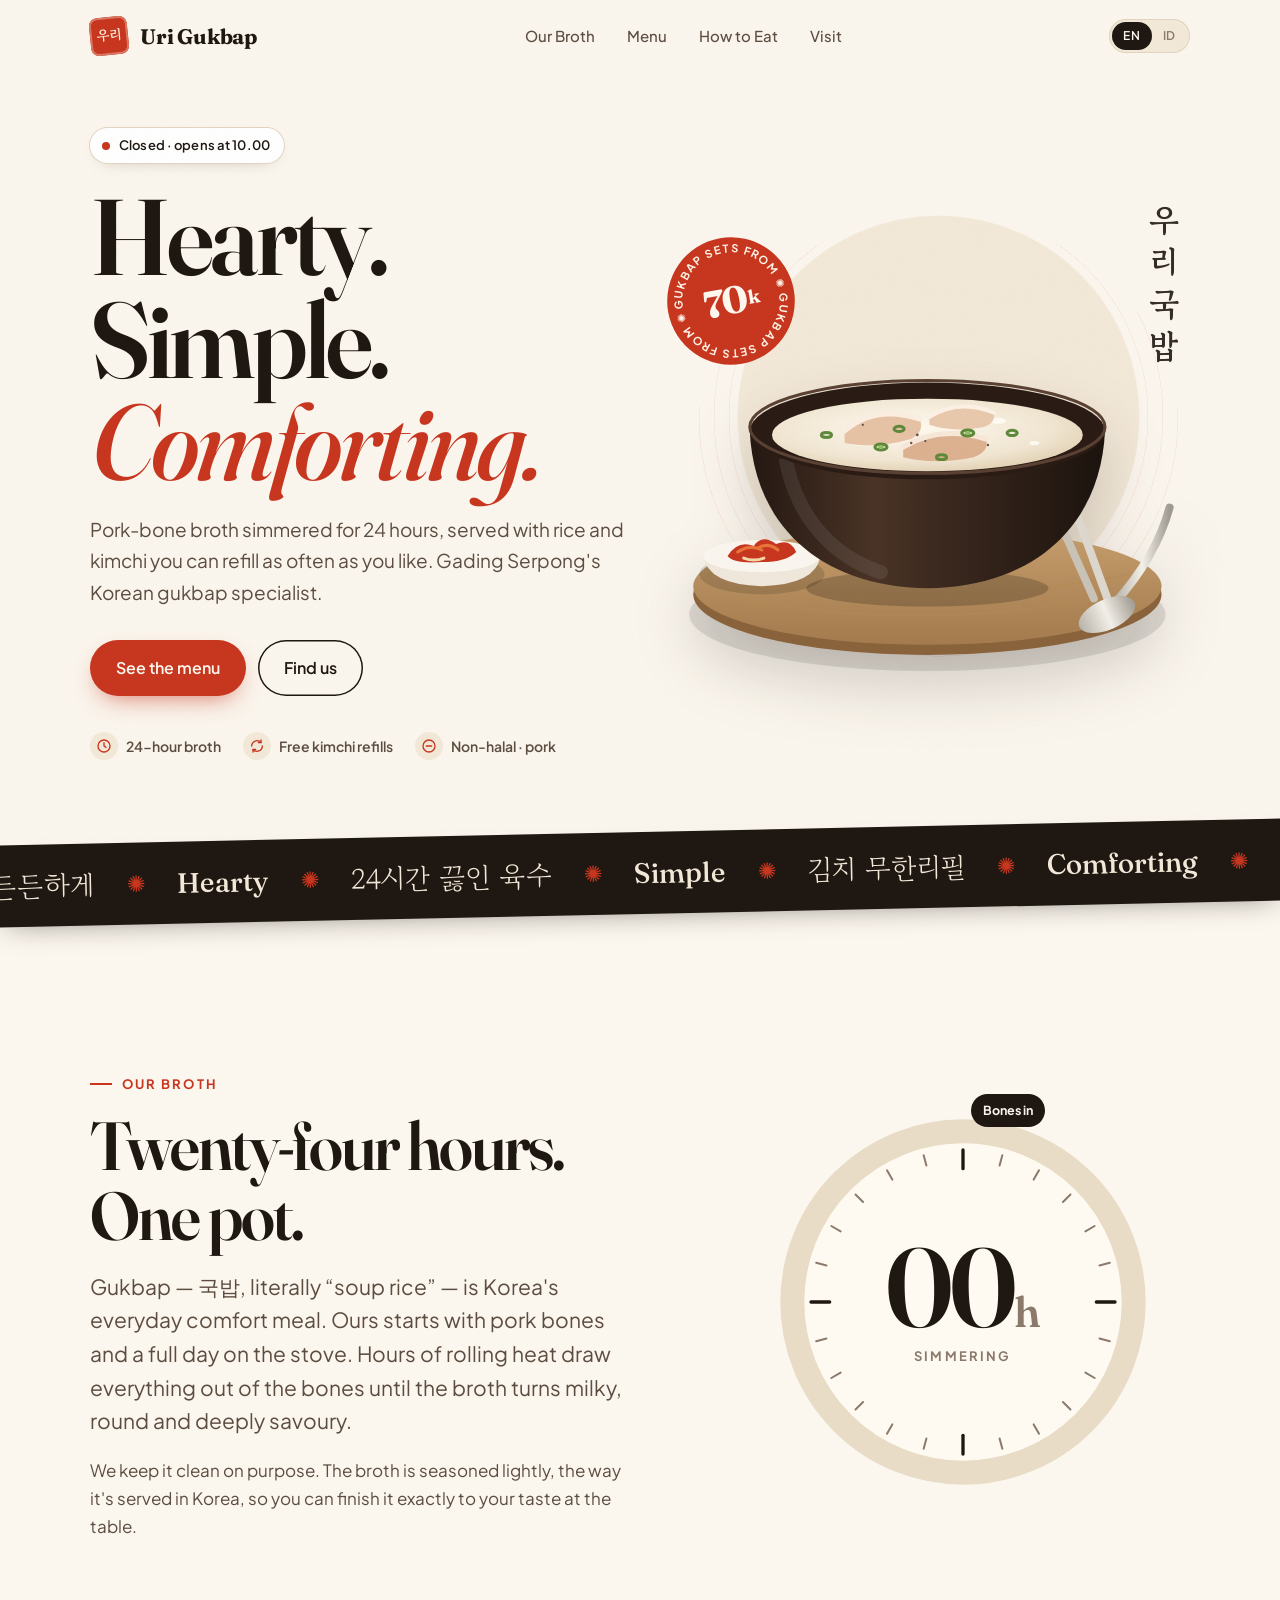
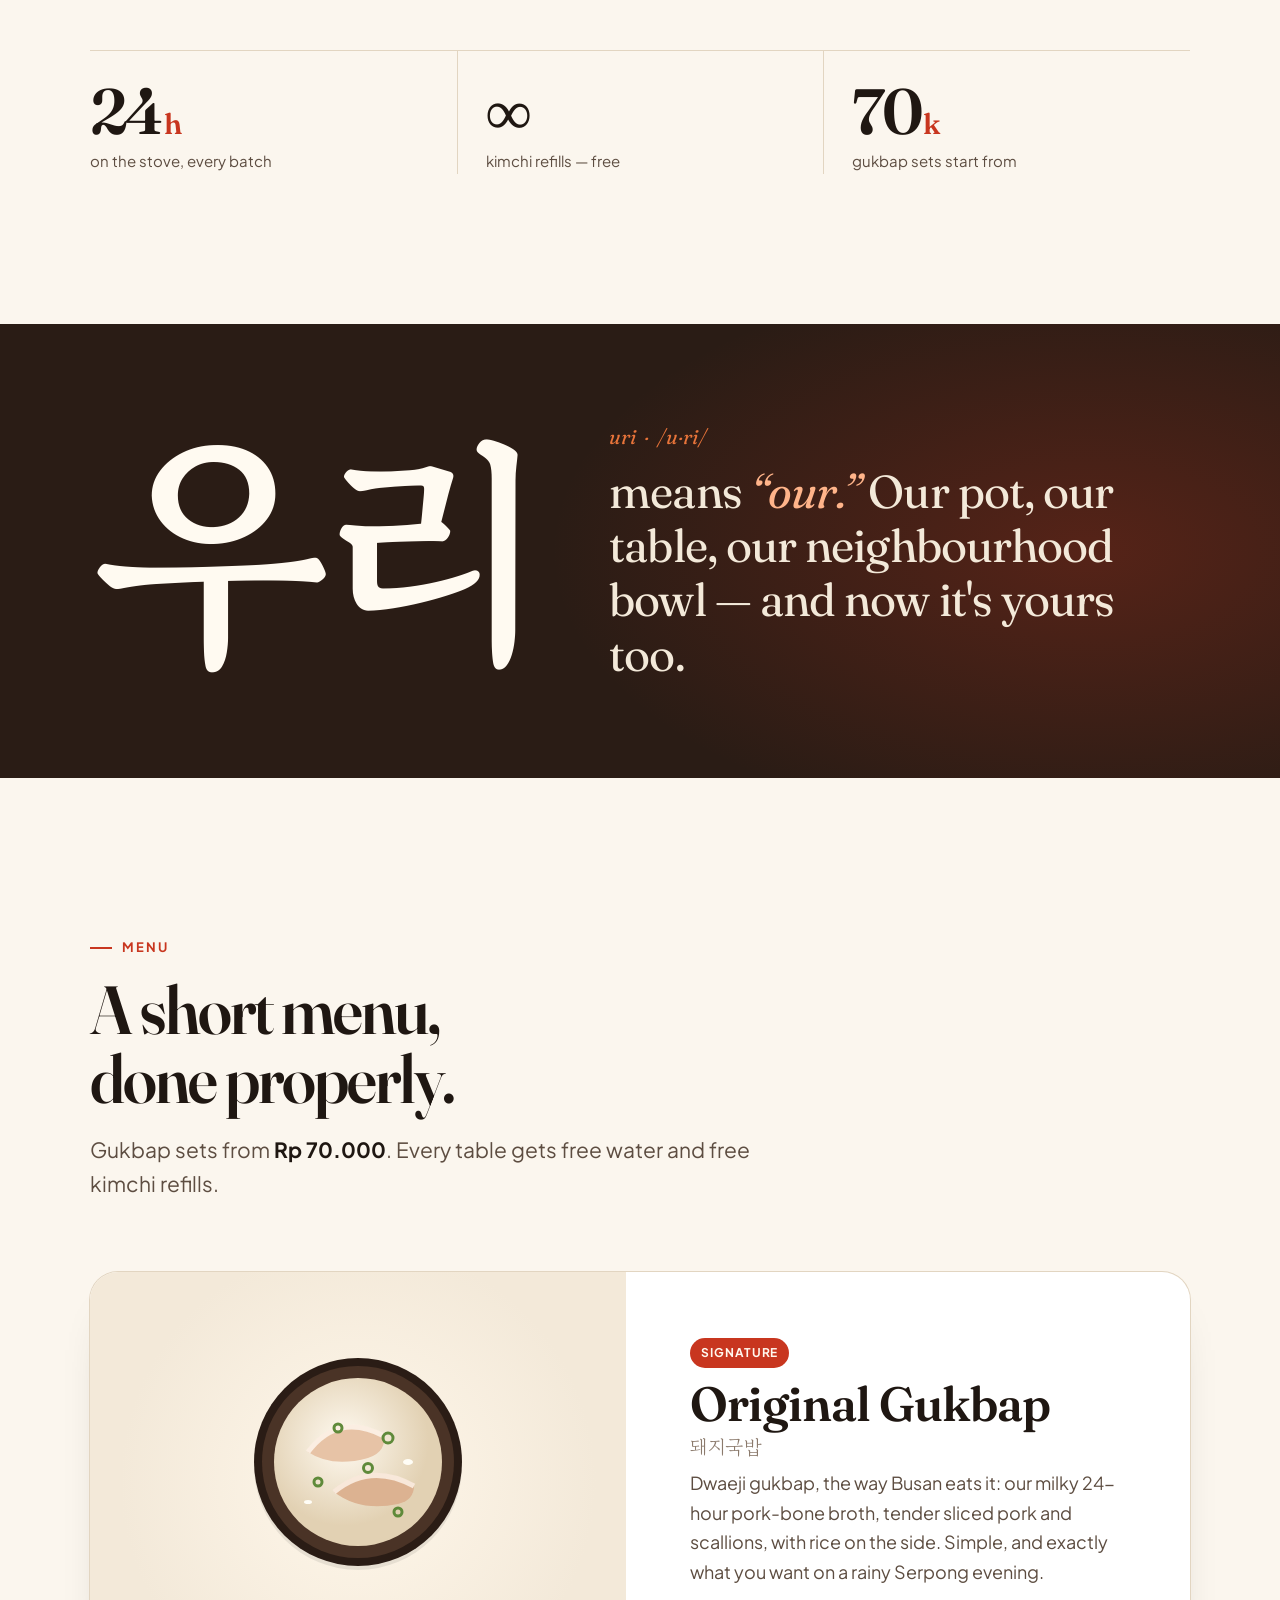
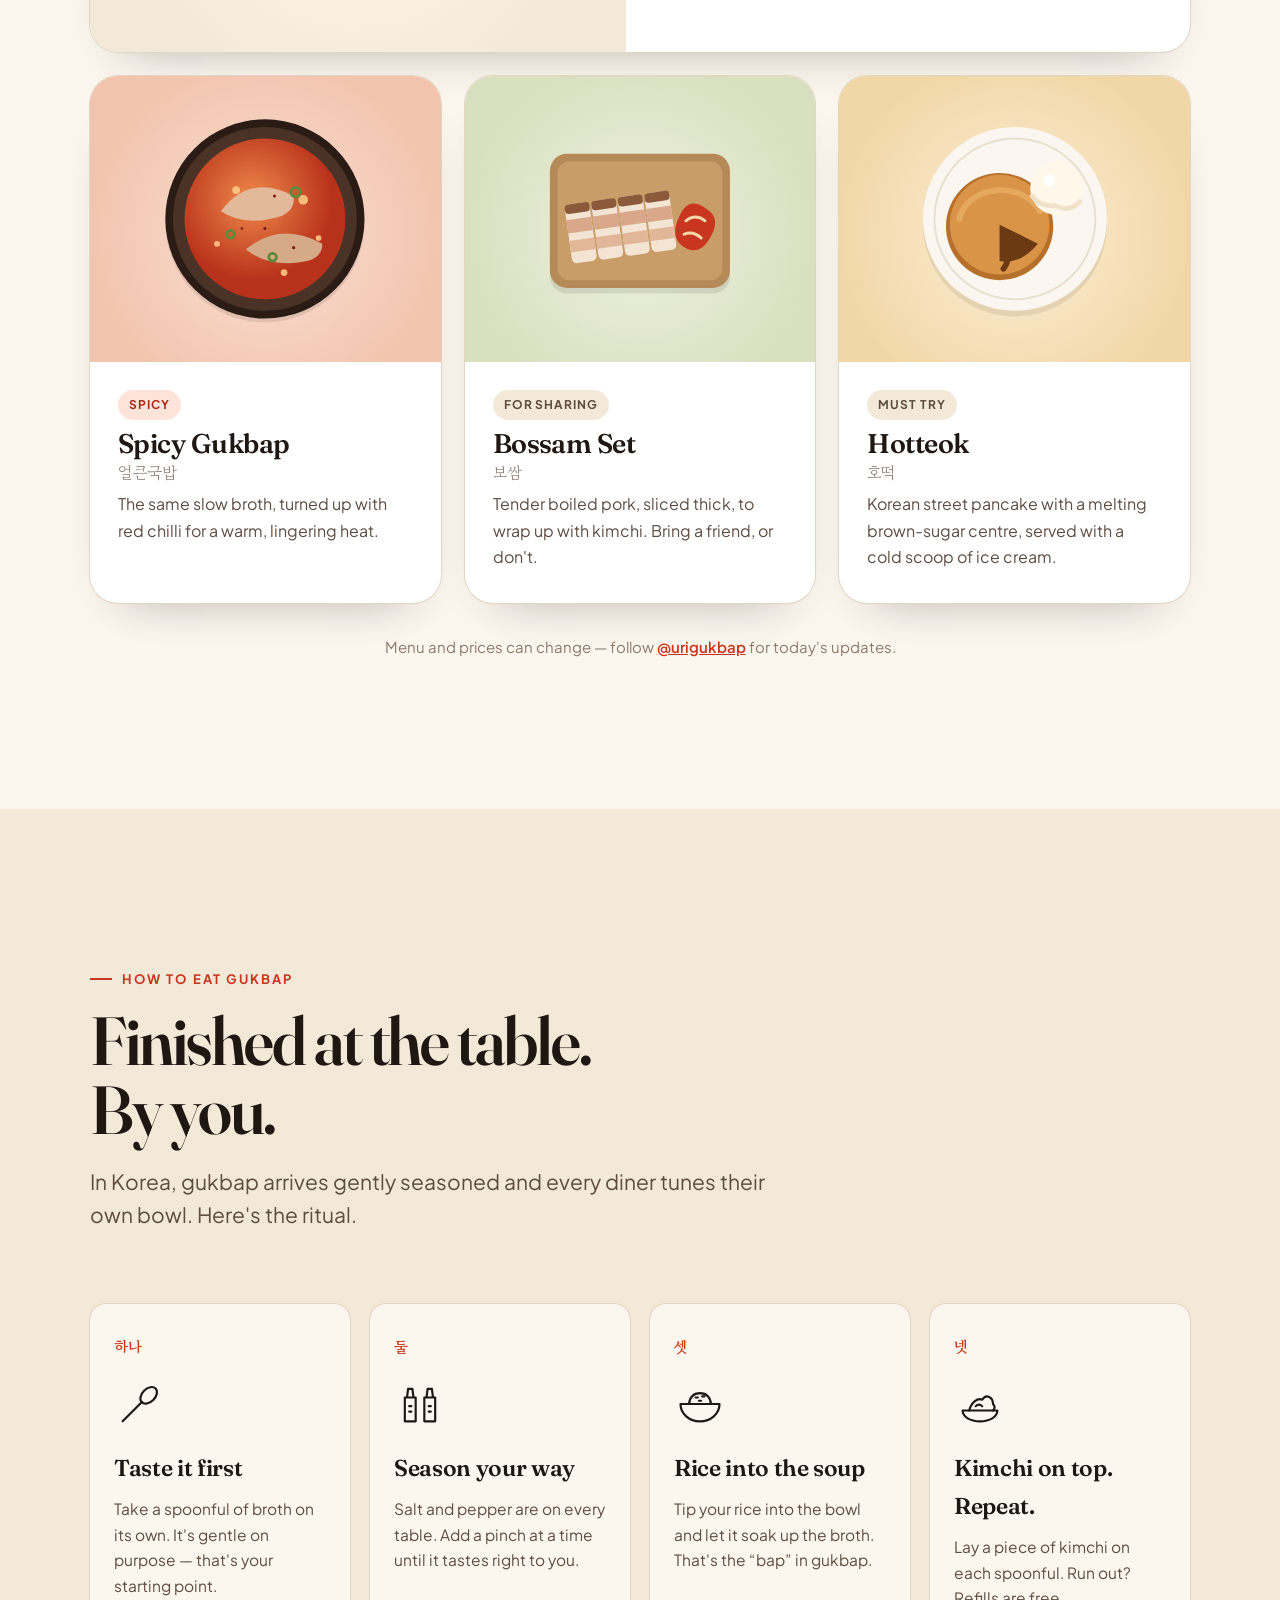
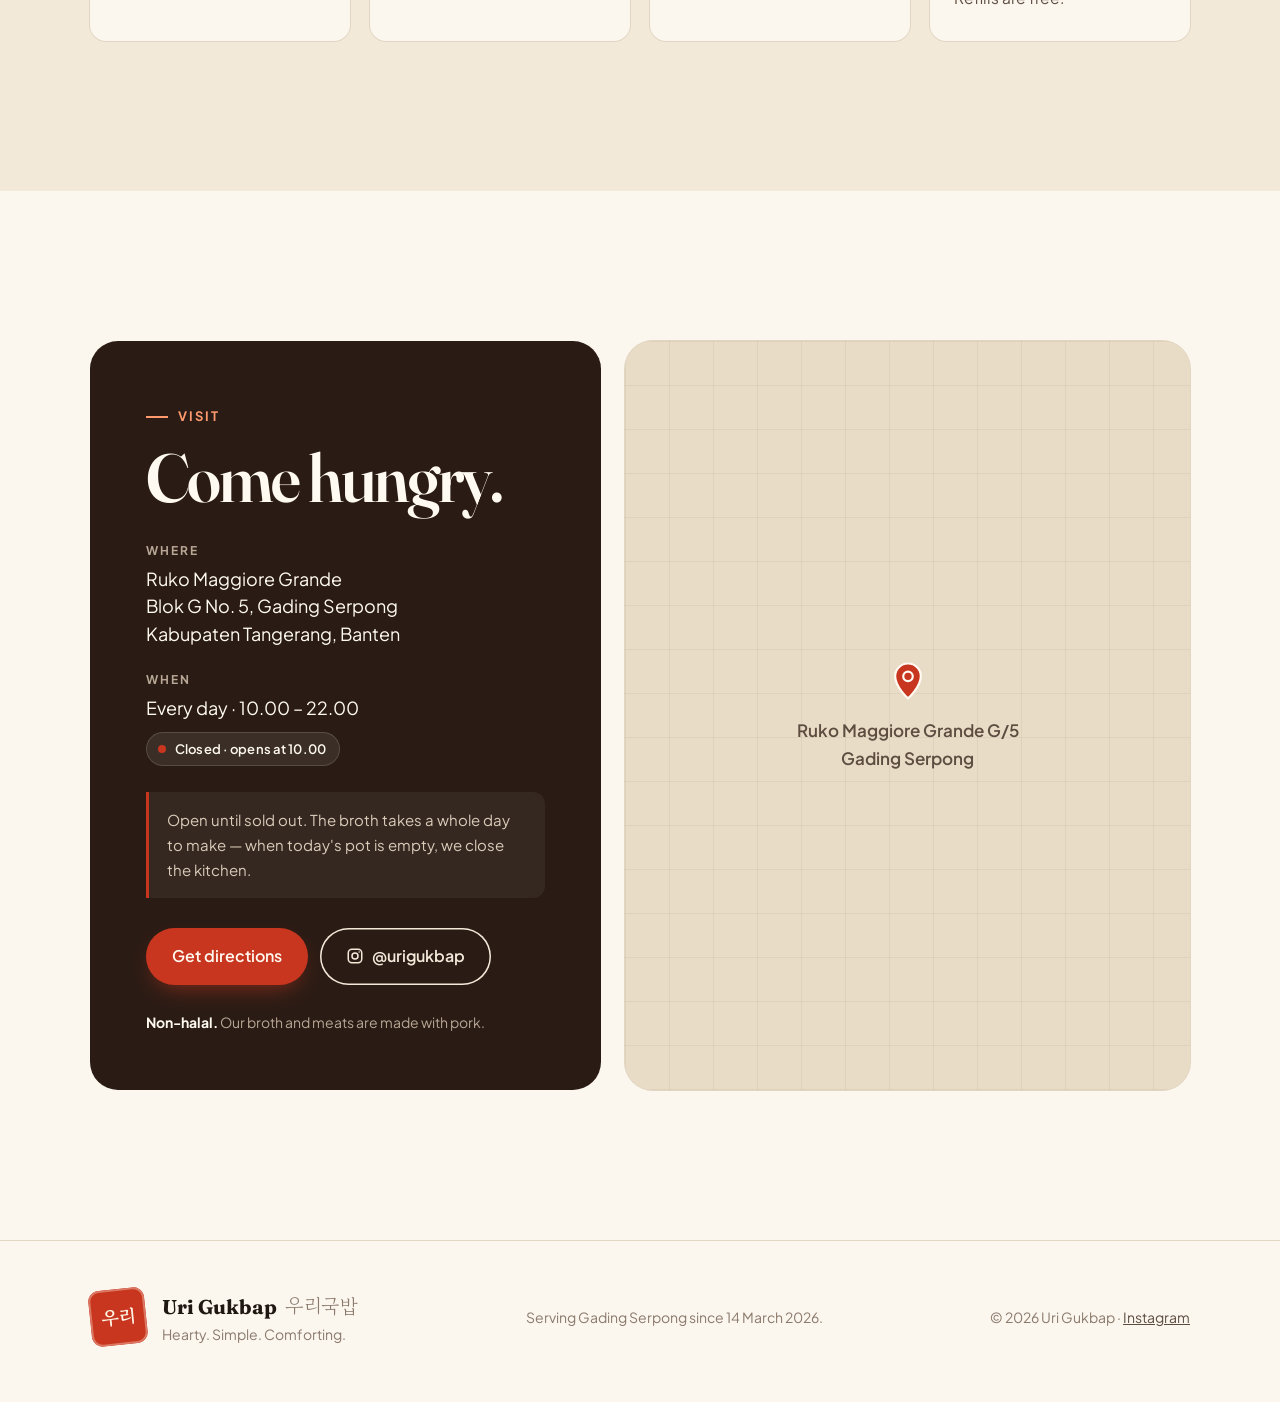
<file: uri-gukbap/index.html>
<!DOCTYPE html>
<html lang="en" class="no-js">
<head>
  <meta charset="UTF-8">
  <meta name="viewport" content="width=device-width, initial-scale=1.0">
  <title>Uri Gukbap 우리국밥 — Korean Gukbap, Gading Serpong</title>
  <meta name="description" content="Uri Gukbap — Gading Serpong's Korean gukbap specialist. Pork-bone broth simmered for 24 hours, free kimchi refills. Ruko Maggiore Grande Blok G No. 5. Open daily 10.00–22.00.">
  <meta name="theme-color" content="#1f1712">

  <meta property="og:type" content="restaurant.restaurant">
  <meta property="og:title" content="Uri Gukbap 우리국밥 — Hearty. Simple. Comforting.">
  <meta property="og:description" content="Pork-bone broth simmered for 24 hours. Korean gukbap in Gading Serpong, Tangerang.">
  <meta property="og:image" content="https://lostdna123.github.io/edo/og-image.png">
  <meta property="og:url" content="https://lostdna123.github.io/edo/">
  <link rel="canonical" href="https://lostdna123.github.io/edo/">
  <meta name="twitter:card" content="summary_large_image">

  <link rel="icon" href="favicon.svg" type="image/svg+xml">
  <link rel="preconnect" href="https://fonts.googleapis.com">
  <link rel="preconnect" href="https://fonts.gstatic.com" crossorigin>
  <link rel="stylesheet" href="https://fonts.googleapis.com/css2?family=Fraunces:ital,opsz,wght@0,9..144,400;0,9..144,600;0,9..144,700;1,9..144,500&family=Gowun+Batang:wght@400;700&family=Plus+Jakarta+Sans:wght@400;500;600;700&display=swap">
  <link rel="stylesheet" href="styles.css">

  <script type="application/ld+json">
  {
    "@context": "https://schema.org",
    "@type": "Restaurant",
    "name": "Uri Gukbap",
    "alternateName": "우리국밥",
    "slogan": "Hearty. Simple. Comforting.",
    "servesCuisine": ["Korean", "Gukbap"],
    "priceRange": "Rp 70.000+",
    "address": {
      "@type": "PostalAddress",
      "streetAddress": "Ruko Maggiore Grande Blok G No. 5",
      "addressLocality": "Gading Serpong, Kabupaten Tangerang",
      "addressRegion": "Banten",
      "addressCountry": "ID"
    },
    "openingHoursSpecification": [{
      "@type": "OpeningHoursSpecification",
      "dayOfWeek": ["Monday", "Tuesday", "Wednesday", "Thursday", "Friday", "Saturday", "Sunday"],
      "opens": "10:00",
      "closes": "22:00"
    }],
    "sameAs": ["https://www.instagram.com/urigukbap/"]
  }
  </script>
</head>
<body>

  <a class="skip" href="#main" data-i18n="skip">Skip to content</a>

  <!-- Nav -->
  <header class="nav" id="nav">
    <div class="container nav__inner">
      <a href="#top" class="brand" aria-label="Uri Gukbap home">
        <span class="stamp" aria-hidden="true">우리</span>
        <span class="brand__name">Uri Gukbap</span>
      </a>
      <nav class="nav__links" id="navLinks" aria-label="Main">
        <a href="#broth" data-i18n="nav.broth">Our Broth</a>
        <a href="#menu" data-i18n="nav.menu">Menu</a>
        <a href="#how" data-i18n="nav.how">How to Eat</a>
        <a href="#visit" data-i18n="nav.visit">Visit</a>
      </nav>
      <div class="nav__tools">
        <div class="lang" role="group" aria-label="Language">
          <button type="button" data-lang="en" aria-pressed="true">EN</button>
          <button type="button" data-lang="id" aria-pressed="false">ID</button>
        </div>
        <button class="nav__toggle" id="navToggle" aria-label="Menu" aria-expanded="false" aria-controls="navLinks">
          <span></span><span></span>
        </button>
      </div>
    </div>
  </header>

  <main id="main">

    <!-- Hero -->
    <section class="hero" id="top">
      <div class="container hero__grid">
        <div class="hero__copy">
          <p class="eyebrow reveal"><span class="status" data-status>
            <span class="status__dot"></span><span class="status__text" data-status-text>Open daily 10.00–22.00</span>
          </span></p>
          <h1 class="hero__title reveal">Hearty.<br>Simple.<br><em>Comforting.</em></h1>
          <p class="hero__sub reveal" data-i18n="hero.sub">Pork-bone broth simmered for 24 hours, served with rice and kimchi you can refill as often as you like. Gading Serpong's Korean gukbap specialist.</p>
          <div class="hero__cta reveal">
            <a href="#menu" class="btn btn--primary" data-i18n="hero.ctaMenu">See the menu</a>
            <a href="#visit" class="btn btn--ghost" data-i18n="hero.ctaVisit">Find us</a>
          </div>
          <ul class="badges reveal" aria-label="Highlights">
            <li><span class="badge__icon" aria-hidden="true">
              <svg viewBox="0 0 24 24"><circle cx="12" cy="12" r="9"/><path d="M12 7v5l3 2"/></svg>
            </span><span data-i18n="badge.broth">24-hour broth</span></li>
            <li><span class="badge__icon" aria-hidden="true">
              <svg viewBox="0 0 24 24"><path d="M4 12a8 8 0 0114-5.3M20 12a8 8 0 01-14 5.3"/><path d="M18 3v4h-4M6 21v-4h4"/></svg>
            </span><span data-i18n="badge.refill">Free kimchi refills</span></li>
            <li><span class="badge__icon" aria-hidden="true">
              <svg viewBox="0 0 24 24"><circle cx="12" cy="12" r="9"/><path d="M8 12h8"/></svg>
            </span><span data-i18n="badge.halal">Non-halal · pork</span></li>
          </ul>
        </div>

        <div class="hero__art reveal" aria-hidden="true">
          <div class="hero__disc"></div>
          <p class="hero__vertical">우리국밥</p>

          <!-- Rotating price sticker -->
          <div class="sticker">
            <svg viewBox="0 0 120 120">
              <defs><path id="stickerPath" d="M60 60 m-44 0 a44 44 0 1 1 88 0 a44 44 0 1 1 -88 0"/></defs>
              <circle cx="60" cy="60" r="58" class="sticker__bg"/>
              <text class="sticker__ring"><textPath href="#stickerPath" textLength="274" lengthAdjust="spacing" data-i18n="sticker.ring">GUKBAP SETS FROM ✺ GUKBAP SETS FROM ✺</textPath></text>
            </svg>
            <span class="sticker__price">70<small>k</small></span>
          </div>

          <!-- Bowl of dwaeji gukbap -->
          <svg class="bowl" viewBox="0 0 520 460">
            <defs>
              <radialGradient id="brothGrad" cx="45%" cy="40%" r="70%">
                <stop offset="0" stop-color="#fffaf1"/>
                <stop offset=".65" stop-color="#f1e6d2"/>
                <stop offset="1" stop-color="#dcc9a8"/>
              </radialGradient>
              <linearGradient id="potGrad" x1="0" x2="1">
                <stop offset="0" stop-color="#241812"/>
                <stop offset=".35" stop-color="#4a3326"/>
                <stop offset=".55" stop-color="#3a281e"/>
                <stop offset="1" stop-color="#1c130e"/>
              </linearGradient>
              <linearGradient id="trayGrad" x1="0" x2="0" y1="0" y2="1">
                <stop offset="0" stop-color="#c79f6e"/>
                <stop offset="1" stop-color="#a47b4d"/>
              </linearGradient>
              <linearGradient id="spoonGrad" x1="0" x2="1">
                <stop offset="0" stop-color="#b9b4ab"/>
                <stop offset=".5" stop-color="#f3f0ea"/>
                <stop offset="1" stop-color="#a09a90"/>
              </linearGradient>
            </defs>

            <!-- tray -->
            <ellipse cx="260" cy="392" rx="236" ry="56" fill="#0000001a"/>
            <ellipse cx="260" cy="372" rx="232" ry="60" fill="#8a633b"/>
            <ellipse cx="260" cy="364" rx="232" ry="58" fill="url(#trayGrad)"/>
            <path d="M60 356 Q260 392 460 352" stroke="#b58a58" stroke-width="2" fill="none" opacity=".6"/>
            <path d="M80 378 Q260 410 440 374" stroke="#b58a58" stroke-width="2" fill="none" opacity=".45"/>

            <!-- kimchi dish -->
            <g class="kimchi">
              <ellipse cx="96" cy="352" rx="62" ry="20" fill="#00000022"/>
              <path d="M38 334 Q42 362 96 364 Q150 362 154 334 Z" fill="#efe8dc"/>
              <ellipse cx="96" cy="334" rx="58" ry="16" fill="#faf6ef"/>
              <path d="M62 334 q10 -16 26 -10 q8 -12 22 -2 q14 -6 20 8 q-10 10 -34 10 q-28 2 -34 -6z" fill="#c8361f"/>
              <path d="M72 330 q12 -8 24 -2 M92 326 q10 -6 20 2" stroke="#e8743a" stroke-width="3" fill="none" stroke-linecap="round"/>
              <path d="M78 336 q10 4 20 0" stroke="#f3d7a8" stroke-width="3" fill="none" stroke-linecap="round"/>
            </g>

            <!-- spoon + chopsticks -->
            <g class="cutlery">
              <rect x="392" y="236" width="8" height="150" rx="4" transform="rotate(-24 396 311)" fill="#c9c3b8"/>
              <rect x="410" y="232" width="8" height="154" rx="4" transform="rotate(-20 414 309)" fill="#ddd8cf"/>
              <path d="M446 380 Q486 336 500 286" stroke="url(#spoonGrad)" stroke-width="8" stroke-linecap="round" fill="none"/>
              <ellipse cx="438" cy="392" rx="30" ry="15" transform="rotate(-24 438 392)" fill="url(#spoonGrad)"/>
            </g>

            <!-- ttukbaegi pot -->
            <ellipse cx="260" cy="366" rx="120" ry="18" fill="#00000033"/>
            <path d="M84 210 C88 300 150 364 260 366 C370 364 432 300 436 210 Z" fill="url(#potGrad)"/>
            <path d="M120 240 C132 300 170 336 214 350" stroke="#ffffff" stroke-opacity=".08" stroke-width="14" fill="none" stroke-linecap="round"/>
            <ellipse cx="260" cy="210" rx="176" ry="48" fill="#2a1c15"/>
            <ellipse cx="260" cy="206" rx="176" ry="46" fill="none" stroke="#5a4133" stroke-width="3"/>

            <!-- broth -->
            <ellipse cx="260" cy="214" rx="154" ry="36" fill="url(#brothGrad)"/>
            <g fill="#fffdf6" opacity=".9">
              <ellipse cx="190" cy="222" rx="6" ry="2.4"/>
              <ellipse cx="330" cy="200" rx="8" ry="3"/>
              <ellipse cx="300" cy="232" rx="4" ry="1.8"/>
              <ellipse cx="214" cy="200" rx="4" ry="1.6"/>
              <ellipse cx="366" cy="222" rx="5" ry="2"/>
            </g>

            <!-- pork slices -->
            <g class="pork">
              <path d="M178 210 q30 -26 74 -12 q6 12 -8 20 q-36 10 -66 4 z" fill="#e7c3a6"/>
              <path d="M178 210 q30 -26 74 -12" stroke="#fbeee2" stroke-width="5" fill="none" stroke-linecap="round"/>
              <path d="M236 226 q36 -22 82 -8 q4 12 -12 18 q-38 8 -70 0 z" fill="#dcb291"/>
              <path d="M236 226 q36 -22 82 -8" stroke="#f8e8da" stroke-width="5" fill="none" stroke-linecap="round"/>
              <path d="M262 196 q30 -18 64 -4 q2 10 -10 14 q-30 6 -54 -2 z" fill="#e9c9ad"/>
              <path d="M262 196 q30 -18 64 -4" stroke="#fcf1e6" stroke-width="4" fill="none" stroke-linecap="round"/>
            </g>

            <!-- scallions + pepper -->
            <g class="scallion" fill="none" stroke="#5f8a3a" stroke-width="3">
              <ellipse cx="214" cy="226" rx="6" ry="3"/>
              <ellipse cx="232" cy="208" rx="5" ry="2.6"/>
              <ellipse cx="300" cy="212" rx="6" ry="3"/>
              <ellipse cx="344" cy="212" rx="5" ry="2.6"/>
              <ellipse cx="274" cy="236" rx="5" ry="2.4"/>
              <ellipse cx="160" cy="214" rx="5" ry="2.4"/>
            </g>
            <g fill="#8fbf5a">
              <ellipse cx="214" cy="226" rx="3" ry="1.2"/>
              <ellipse cx="300" cy="212" rx="3" ry="1.2"/>
            </g>
            <g fill="#2a1c15" opacity=".7">
              <circle cx="250" cy="214" r="1.4"/><circle cx="258" cy="220" r="1.1"/>
              <circle cx="244" cy="222" r="1.2"/><circle cx="320" cy="224" r="1.2"/>
              <circle cx="196" cy="204" r="1.1"/>
            </g>

            <!-- steam -->
            <g class="steam" fill="none" stroke="#ffffff" stroke-linecap="round" stroke-width="7">
              <path class="steam__a" d="M200 170 c-20 -30 20 -50 0 -80 s20 -50 0 -80"/>
              <path class="steam__b" d="M262 160 c-20 -30 20 -50 0 -80 s20 -50 0 -80"/>
              <path class="steam__c" d="M324 170 c-20 -30 20 -50 0 -80 s20 -50 0 -80"/>
            </g>
          </svg>
        </div>
      </div>
    </section>

    <!-- Marquee -->
    <div class="marquee" aria-hidden="true">
      <div class="marquee__track">
        <span>든든하게</span><i>✺</i><span>Hearty</span><i>✺</i><span>24시간 끓인 육수</span><i>✺</i><span>Simple</span><i>✺</i><span>김치 무한리필</span><i>✺</i><span>Comforting</span><i>✺</i><span>Gading Serpong</span><i>✺</i>
        <span>든든하게</span><i>✺</i><span>Hearty</span><i>✺</i><span>24시간 끓인 육수</span><i>✺</i><span>Simple</span><i>✺</i><span>김치 무한리필</span><i>✺</i><span>Comforting</span><i>✺</i><span>Gading Serpong</span><i>✺</i>
      </div>
    </div>

    <!-- Broth -->
    <section class="section broth" id="broth">
      <div class="container broth__grid">
        <div class="broth__copy">
          <p class="kicker reveal" data-i18n="broth.kicker">Our broth</p>
          <h2 class="title reveal" data-i18n="broth.title">Twenty-four hours.<br>One pot.</h2>
          <p class="lead reveal" data-i18n="broth.p1">Gukbap — 국밥, literally “soup rice” — is Korea's everyday comfort meal. Ours starts with pork bones and a full day on the stove. Hours of rolling heat draw everything out of the bones until the broth turns milky, round and deeply savoury.</p>
          <p class="reveal" data-i18n="broth.p2">We keep it clean on purpose. The broth is seasoned lightly, the way it's served in Korea, so you can finish it exactly to your taste at the table.</p>
        </div>

        <div class="clock reveal" id="clock" aria-hidden="true">
          <svg viewBox="0 0 300 300">
            <circle cx="150" cy="150" r="128" class="clock__track"/>
            <circle cx="150" cy="150" r="128" class="clock__fill" id="clockFill" transform="rotate(-90 150 150)"/>
            <g class="clock__ticks" id="clockTicks"></g>
          </svg>
          <div class="clock__center">
            <span class="clock__num"><span id="clockNum">24</span><small>h</small></span>
            <span class="clock__label" data-i18n="broth.clock">simmering</span>
          </div>
          <span class="clock__tag clock__tag--start" data-i18n="broth.start">Bones in</span>
          <span class="clock__tag clock__tag--end" data-i18n="broth.end">Into your bowl</span>
        </div>
      </div>

      <div class="container">
        <ul class="facts">
          <li class="reveal"><strong>24<small>h</small></strong><span data-i18n="fact.hours">on the stove, every batch</span></li>
          <li class="reveal"><strong>∞</strong><span data-i18n="fact.kimchi">kimchi refills — free</span></li>
          <li class="reveal"><strong>70<small>k</small></strong><span data-i18n="fact.price">gukbap sets start from</span></li>
        </ul>
      </div>
    </section>

    <!-- Uri meaning -->
    <section class="uri">
      <div class="container uri__inner">
        <p class="uri__hangul reveal" aria-hidden="true">우리</p>
        <div class="uri__copy">
          <p class="uri__roman reveal">uri &nbsp;·&nbsp; /u·ri/</p>
          <p class="uri__text reveal" data-i18n="uri.text">means <em>“our.”</em> Our pot, our table, our neighbourhood bowl — and now it's yours too.</p>
        </div>
      </div>
    </section>

    <!-- Menu -->
    <section class="section menu" id="menu">
      <div class="container">
        <div class="section__head">
          <p class="kicker reveal" data-i18n="menu.kicker">Menu</p>
          <h2 class="title reveal" data-i18n="menu.title">A short menu,<br>done properly.</h2>
          <p class="lead reveal" data-i18n="menu.lead">Gukbap sets from <strong>Rp 70.000</strong>. Every table gets free water and free kimchi refills.</p>
        </div>

        <div class="dishes">
          <article class="dish dish--feature reveal">
            <div class="dish__art dish__art--cream" aria-hidden="true">
              <svg viewBox="0 0 240 240">
                <circle cx="120" cy="124" r="104" fill="#00000014"/>
                <circle cx="120" cy="120" r="104" fill="#2a1c15"/>
                <circle cx="120" cy="120" r="96" fill="#4a3326"/>
                <circle cx="120" cy="120" r="84" fill="url(#topBroth)"/>
                <defs><radialGradient id="topBroth" cx="42%" cy="38%"><stop offset="0" stop-color="#fffaf1"/><stop offset="1" stop-color="#e2d1b3"/></radialGradient></defs>
                <path d="M70 110 q30 -40 76 -16 q2 16 -16 22 q-36 10 -60 -6z" fill="#e7c3a6"/><path d="M70 110 q30 -40 76 -16" stroke="#fbeee2" stroke-width="5" fill="none"/>
                <path d="M96 150 q36 -30 80 -6 q0 14 -16 18 q-38 8 -64 -12z" fill="#dcb291"/><path d="M96 150 q36 -30 80 -6" stroke="#f8e8da" stroke-width="5" fill="none"/>
                <g fill="none" stroke="#5f8a3a" stroke-width="3"><circle cx="150" cy="96" r="5"/><circle cx="80" cy="140" r="4"/><circle cx="130" cy="126" r="4.5"/><circle cx="160" cy="170" r="4"/><circle cx="100" cy="86" r="4"/></g>
                <g fill="#fffdf6"><ellipse cx="170" cy="120" rx="5" ry="3"/><ellipse cx="70" cy="160" rx="4" ry="2"/></g>
              </svg>
            </div>
            <div class="dish__body">
              <p class="dish__tag" data-i18n="menu.signature">Signature</p>
              <h3>Original Gukbap <span lang="ko">돼지국밥</span></h3>
              <p data-i18n="menu.original">Dwaeji gukbap, the way Busan eats it: our milky 24-hour pork-bone broth, tender sliced pork and scallions, with rice on the side. Simple, and exactly what you want on a rainy Serpong evening.</p>
            </div>
          </article>

          <article class="dish reveal">
            <div class="dish__art dish__art--red" aria-hidden="true">
              <svg viewBox="0 0 240 240">
                <circle cx="120" cy="124" r="104" fill="#00000018"/>
                <circle cx="120" cy="120" r="104" fill="#2a1c15"/>
                <circle cx="120" cy="120" r="96" fill="#4a3326"/>
                <circle cx="120" cy="120" r="84" fill="url(#topSpicy)"/>
                <defs><radialGradient id="topSpicy" cx="42%" cy="38%"><stop offset="0" stop-color="#f08a4b"/><stop offset="1" stop-color="#b8321b"/></radialGradient></defs>
                <path d="M74 112 q30 -40 76 -16 q2 16 -16 22 q-36 10 -60 -6z" fill="#e2b99a"/>
                <path d="M100 152 q36 -30 80 -6 q0 14 -16 18 q-38 8 -64 -12z" fill="#d6a987"/>
                <g fill="#ffcf8a" opacity=".85"><circle cx="90" cy="90" r="4"/><circle cx="160" cy="100" r="5"/><circle cx="140" cy="176" r="3.5"/><circle cx="70" cy="146" r="3"/><circle cx="176" cy="140" r="3"/></g>
                <g fill="#7a1a0e"><circle cx="120" cy="130" r="1.6"/><circle cx="130" cy="96" r="1.6"/><circle cx="96" cy="130" r="1.4"/><circle cx="150" cy="150" r="1.6"/></g>
                <g fill="none" stroke="#5f8a3a" stroke-width="3"><circle cx="152" cy="92" r="5"/><circle cx="84" cy="136" r="4"/><circle cx="128" cy="160" r="4"/></g>
              </svg>
            </div>
            <div class="dish__body">
              <p class="dish__tag dish__tag--hot" data-i18n="menu.hot">Spicy</p>
              <h3>Spicy Gukbap <span lang="ko">얼큰국밥</span></h3>
              <p data-i18n="menu.spicy">The same slow broth, turned up with red chilli for a warm, lingering heat.</p>
            </div>
          </article>

          <article class="dish reveal">
            <div class="dish__art dish__art--green" aria-hidden="true">
              <svg viewBox="0 0 240 240">
                <rect x="26" y="52" width="188" height="140" rx="18" fill="#00000018" transform="translate(0 6)"/>
                <rect x="26" y="52" width="188" height="140" rx="18" fill="#b58a58"/>
                <rect x="34" y="60" width="172" height="124" rx="12" fill="#c99d68"/>
                <g transform="rotate(-8 110 122)">
                  <g id="slice">
                    <rect x="44" y="96" width="26" height="62" rx="5" fill="#f4e4d4"/>
                    <rect x="44" y="96" width="26" height="10" rx="4" fill="#8a5a3a"/>
                    <rect x="44" y="112" width="26" height="14" fill="#d9a88a"/>
                    <rect x="44" y="134" width="26" height="12" fill="#e2b799"/>
                  </g>
                  <use href="#slice" x="28"/><use href="#slice" x="56"/><use href="#slice" x="84"/>
                </g>
                <path d="M160 120 q10 -26 30 -10 q16 10 2 32 q-12 18 -28 6 q-12 -10 -4 -28z" fill="#c8361f"/>
                <path d="M168 122 q10 -8 20 0 M166 136 q10 -4 18 4" stroke="#f3d7a8" stroke-width="3" fill="none" stroke-linecap="round"/>
              </svg>
            </div>
            <div class="dish__body">
              <p class="dish__tag" data-i18n="menu.share">For sharing</p>
              <h3>Bossam Set <span lang="ko">보쌈</span></h3>
              <p data-i18n="menu.bossam">Tender boiled pork, sliced thick, to wrap up with kimchi. Bring a friend, or don't.</p>
            </div>
          </article>

          <article class="dish reveal">
            <div class="dish__art dish__art--gold" aria-hidden="true">
              <svg viewBox="0 0 240 240">
                <circle cx="120" cy="126" r="96" fill="#00000014"/>
                <circle cx="120" cy="120" r="96" fill="#fbf7f0"/>
                <circle cx="120" cy="120" r="84" fill="none" stroke="#e9dfcf" stroke-width="2"/>
                <circle cx="104" cy="128" r="56" fill="#b5702c"/>
                <circle cx="104" cy="126" r="52" fill="#d99448"/>
                <path d="M62 120 a44 36 0 0 1 84 -8" stroke="#eab26a" stroke-width="6" fill="none" stroke-linecap="round" opacity=".7"/>
                <path d="M104 126 l40 20 q-18 22 -40 18z" fill="#6b3a12"/>
                <path d="M110 150 q6 12 -2 22" stroke="#6b3a12" stroke-width="6" fill="none" stroke-linecap="round"/>
                <circle cx="164" cy="88" r="28" fill="#fff8ea"/>
                <path d="M138 96 q8 12 24 10 q14 8 26 -4" stroke="#efe2c8" stroke-width="5" fill="none" stroke-linecap="round"/>
                <circle cx="156" cy="80" r="6" fill="#ffffff"/>
              </svg>
            </div>
            <div class="dish__body">
              <p class="dish__tag" data-i18n="menu.must">Must try</p>
              <h3>Hotteok <span lang="ko">호떡</span></h3>
              <p data-i18n="menu.hotteok">Korean street pancake with a melting brown-sugar centre, served with a cold scoop of ice cream.</p>
            </div>
          </article>
        </div>

        <p class="menu__note reveal" data-i18n="menu.note">Menu and prices can change — follow <a href="https://www.instagram.com/urigukbap/" target="_blank" rel="noopener">@urigukbap</a> for today's updates.</p>
      </div>
    </section>

    <!-- How to eat -->
    <section class="section how" id="how">
      <div class="container">
        <div class="section__head">
          <p class="kicker reveal" data-i18n="how.kicker">How to eat gukbap</p>
          <h2 class="title reveal" data-i18n="how.title">Finished at the table.<br>By you.</h2>
          <p class="lead reveal" data-i18n="how.lead">In Korea, gukbap arrives gently seasoned and every diner tunes their own bowl. Here's the ritual.</p>
        </div>

        <ol class="steps">
          <li class="step reveal">
            <span class="step__num" lang="ko">하나</span>
            <svg class="step__icon" viewBox="0 0 48 48" aria-hidden="true"><path d="M8 40l18-18"/><ellipse cx="32" cy="16" rx="9" ry="6" transform="rotate(-45 32 16)"/></svg>
            <h3 data-i18n="how.s1t">Taste it first</h3>
            <p data-i18n="how.s1">Take a spoonful of broth on its own. It's gentle on purpose — that's your starting point.</p>
          </li>
          <li class="step reveal">
            <span class="step__num" lang="ko">둘</span>
            <svg class="step__icon" viewBox="0 0 48 48" aria-hidden="true"><path d="M10 18h10v22H10zM12 18l1-8h4l1 8M28 18h10v22H28zM30 18l1-8h4l1 8"/><path d="M14 26h2M14 31h2M32 26h2M32 31h2"/></svg>
            <h3 data-i18n="how.s2t">Season your way</h3>
            <p data-i18n="how.s2">Salt and pepper are on every table. Add a pinch at a time until it tastes right to you.</p>
          </li>
          <li class="step reveal">
            <span class="step__num" lang="ko">셋</span>
            <svg class="step__icon" viewBox="0 0 48 48" aria-hidden="true"><path d="M6 24h36c0 9-8 16-18 16S6 33 6 24z"/><path d="M14 24c0-6 4-10 10-10s10 4 10 10"/><path d="M20 18h2M26 17h2M23 21h2"/></svg>
            <h3 data-i18n="how.s3t">Rice into the soup</h3>
            <p data-i18n="how.s3">Tip your rice into the bowl and let it soak up the broth. That's the “bap” in gukbap.</p>
          </li>
          <li class="step reveal">
            <span class="step__num" lang="ko">넷</span>
            <svg class="step__icon" viewBox="0 0 48 48" aria-hidden="true"><path d="M8 30c0 6 7 10 16 10s16-4 16-10z"/><path d="M14 30c2-8 8-12 12-10 4-6 10-2 10 4 2 2 2 4 0 6"/><path d="M20 26c2-2 4-2 6 0"/></svg>
            <h3 data-i18n="how.s4t">Kimchi on top. Repeat.</h3>
            <p data-i18n="how.s4">Lay a piece of kimchi on each spoonful. Run out? Refills are free.</p>
          </li>
        </ol>
      </div>
    </section>

    <!-- Visit -->
    <section class="section visit" id="visit">
      <div class="container visit__grid">
        <div class="visit__card reveal">
          <p class="kicker" data-i18n="visit.kicker">Visit</p>
          <h2 class="title" data-i18n="visit.title">Come hungry.</h2>

          <dl class="info">
            <div>
              <dt data-i18n="visit.where">Where</dt>
              <dd>Ruko Maggiore Grande<br>Blok G No. 5, Gading Serpong<br>Kabupaten Tangerang, Banten</dd>
            </div>
            <div>
              <dt data-i18n="visit.when">When</dt>
              <dd>
                <span data-i18n="visit.hours">Every day · 10.00 – 22.00</span><br>
                <span class="status status--inline" data-status><span class="status__dot"></span><span class="status__text" data-status-text>Open daily 10.00–22.00</span></span>
              </dd>
            </div>
          </dl>

          <p class="soldout" data-i18n="visit.soldout">Open until sold out. The broth takes a whole day to make — when today's pot is empty, we close the kitchen.</p>

          <div class="visit__cta">
            <a class="btn btn--primary" href="https://www.google.com/maps/search/?api=1&amp;query=Uri+Gukbap+Ruko+Maggiore+Grande+Blok+G+No+5+Gading+Serpong" target="_blank" rel="noopener" data-i18n="visit.directions">Get directions</a>
            <a class="btn btn--ghost" href="https://www.instagram.com/urigukbap/" target="_blank" rel="noopener">
              <svg viewBox="0 0 24 24" aria-hidden="true"><rect x="3" y="3" width="18" height="18" rx="5"/><circle cx="12" cy="12" r="4"/><circle cx="17.5" cy="6.5" r="1" fill="currentColor" stroke="none"/></svg>
              @urigukbap
            </a>
          </div>

          <p class="halal" data-i18n="visit.halal"><strong>Non-halal.</strong> Our broth and meats are made with pork.</p>
        </div>

        <div class="map reveal">
          <a class="map__fallback" href="https://www.google.com/maps/search/?api=1&amp;query=Uri+Gukbap+Ruko+Maggiore+Grande+Blok+G+No+5+Gading+Serpong" target="_blank" rel="noopener">
            <svg viewBox="0 0 24 24" aria-hidden="true"><path d="M12 22s7-6.2 7-12a7 7 0 10-14 0c0 5.8 7 12 7 12z"/><circle cx="12" cy="10" r="2.6"/></svg>
            <span>Ruko Maggiore Grande G/5<br>Gading Serpong</span>
          </a>
          <iframe
            title="Map to Uri Gukbap, Ruko Maggiore Grande, Gading Serpong"
            src="https://maps.google.com/maps?q=Uri%20Gukbap%20Ruko%20Maggiore%20Grande%20Gading%20Serpong&amp;z=16&amp;output=embed"
            loading="lazy"
            referrerpolicy="no-referrer-when-downgrade"></iframe>
        </div>
      </div>
    </section>

  </main>

  <footer class="footer">
    <div class="container footer__inner">
      <div class="footer__brand">
        <span class="stamp stamp--lg" aria-hidden="true">우리</span>
        <div>
          <p class="footer__name">Uri Gukbap <span lang="ko">우리국밥</span></p>
          <p class="footer__tag">Hearty. Simple. Comforting.</p>
        </div>
      </div>
      <p class="footer__meta" data-i18n="footer.since">Serving Gading Serpong since 14 March 2026.</p>
      <p class="footer__meta">&copy; <span id="year">2026</span> Uri Gukbap · <a href="https://www.instagram.com/urigukbap/" target="_blank" rel="noopener">Instagram</a></p>
    </div>
  </footer>

  <script src="script.js"></script>
</body>
</html>
</file>
<file: uri-gukbap/styles.css>
/* ==========================================================
   Uri Gukbap 우리국밥 — styles
   Palette: ttukbaegi (earthenware) brown, milky broth cream,
   kimchi red, scallion green.
   ========================================================== */

:root {
  --ink: #1f1712;
  --ink-2: #5d4d41;
  --ink-3: #8b7a6c;
  --pot: #2a1c15;
  --pot-2: #3d2a20;
  --paper: #fbf6ee;
  --cream: #f3e9d9;
  --cream-2: #e9dcc6;
  --broth: #fffaf1;
  --kimchi: #c8361f;
  --kimchi-2: #a92a16;
  --chili: #e8743a;
  --scallion: #5f8a3a;
  --gold: #d99448;
  --line: #e2d5c1;

  --serif: "Fraunces", Georgia, "Times New Roman", serif;
  --sans: "Plus Jakarta Sans", system-ui, -apple-system, "Segoe UI", Roboto, sans-serif;
  --ko: "Gowun Batang", "Nanum Myeongjo", "Apple SD Gothic Neo", serif;

  --max: 1180px;
  --gutter: clamp(16px, 4vw, 40px);
  --radius: 28px;
  --radius-sm: 16px;
  --ease: cubic-bezier(.22, .8, .24, 1);
}

*, *::before, *::after { box-sizing: border-box; }

html { scroll-behavior: smooth; scroll-padding-top: 76px; }

body {
  margin: 0;
  font-family: var(--sans);
  font-size: 17px;
  line-height: 1.65;
  color: var(--ink);
  background: var(--paper);
  -webkit-font-smoothing: antialiased;
  overflow-x: hidden;
}

/* hanji-paper grain over the whole page */
body::before {
  content: "";
  position: fixed;
  inset: 0;
  z-index: 100;
  pointer-events: none;
  opacity: .35;
  mix-blend-mode: multiply;
  background-image: url("data:image/svg+xml,%3Csvg xmlns='http://www.w3.org/2000/svg' width='160' height='160'%3E%3Cfilter id='n'%3E%3CfeTurbulence type='fractalNoise' baseFrequency='.9' numOctaves='2' stitchTiles='stitch'/%3E%3CfeColorMatrix values='0 0 0 0 .45 0 0 0 0 .35 0 0 0 0 .25 0 0 0 .09 0'/%3E%3C/filter%3E%3Crect width='100%25' height='100%25' filter='url(%23n)'/%3E%3C/svg%3E");
}

img, svg { display: block; max-width: 100%; }
a { color: inherit; }
h1, h2, h3 { margin: 0; font-weight: 600; }
p { margin: 0; }
[lang="ko"] { font-family: var(--ko); }

.container {
  width: 100%;
  max-width: var(--max);
  margin: 0 auto;
  padding: 0 var(--gutter);
}

.skip {
  position: absolute;
  left: 16px;
  top: -60px;
  z-index: 200;
  padding: 10px 16px;
  border-radius: 999px;
  background: var(--ink);
  color: var(--paper);
  text-decoration: none;
}
.skip:focus { top: 12px; }

:focus-visible { outline: 3px solid var(--kimchi); outline-offset: 3px; border-radius: 6px; }

/* ---------- Stamp (dojang seal) ---------- */
.stamp {
  display: inline-grid;
  place-items: center;
  width: 38px;
  height: 38px;
  border-radius: 8px;
  background: var(--kimchi);
  color: #fff4e6;
  font-family: var(--ko);
  font-weight: 700;
  font-size: 14px;
  letter-spacing: -.02em;
  transform: rotate(-6deg);
  box-shadow: inset 0 0 0 2px rgba(255, 244, 230, .35), inset 0 0 0 4px var(--kimchi);
}
.stamp--lg { width: 56px; height: 56px; font-size: 19px; border-radius: 11px; }

/* ---------- Nav ---------- */
.nav {
  position: fixed;
  inset: 0 0 auto 0;
  z-index: 50;
  transition: background .35s var(--ease), box-shadow .35s var(--ease);
}
.nav.is-scrolled {
  background: rgba(251, 246, 238, .82);
  -webkit-backdrop-filter: saturate(160%) blur(14px);
  backdrop-filter: saturate(160%) blur(14px);
  box-shadow: 0 1px 0 var(--line);
}
.nav__inner {
  display: flex;
  align-items: center;
  justify-content: space-between;
  gap: 24px;
  height: 72px;
}
.brand {
  display: inline-flex;
  align-items: center;
  gap: 12px;
  text-decoration: none;
}
.brand__name {
  font-family: var(--serif);
  font-weight: 700;
  font-size: 21px;
  letter-spacing: -.01em;
}
.nav__links { display: flex; gap: 32px; }
.nav__links a {
  position: relative;
  text-decoration: none;
  font-size: 15px;
  font-weight: 500;
  color: var(--ink-2);
  transition: color .2s;
}
.nav__links a::after {
  content: "";
  position: absolute;
  left: 0; right: 0; bottom: -4px;
  height: 2px;
  background: var(--kimchi);
  transform: scaleX(0);
  transform-origin: left;
  transition: transform .3s var(--ease);
}
.nav__links a:hover { color: var(--ink); }
.nav__links a:hover::after { transform: scaleX(1); }

.nav__tools { display: flex; align-items: center; gap: 12px; }

.lang {
  display: inline-flex;
  padding: 3px;
  border-radius: 999px;
  background: var(--cream);
  box-shadow: inset 0 0 0 1px var(--line);
}
.lang button {
  font: 600 12px/1 var(--sans);
  letter-spacing: .06em;
  padding: 8px 11px;
  border: 0;
  border-radius: 999px;
  background: transparent;
  color: var(--ink-3);
  cursor: pointer;
  transition: background .25s, color .25s;
}
.lang button[aria-pressed="true"] { background: var(--ink); color: var(--paper); }

.nav__toggle {
  display: none;
  width: 42px;
  height: 42px;
  border: 0;
  border-radius: 50%;
  background: transparent;
  cursor: pointer;
  position: relative;
}
.nav__toggle span {
  position: absolute;
  left: 11px; right: 11px;
  height: 2px;
  background: var(--ink);
  border-radius: 2px;
  transition: transform .3s var(--ease), top .3s var(--ease);
}
.nav__toggle span:first-child { top: 16px; }
.nav__toggle span:last-child { top: 24px; }
.nav.is-open .nav__toggle span:first-child { top: 20px; transform: rotate(45deg); }
.nav.is-open .nav__toggle span:last-child { top: 20px; transform: rotate(-45deg); }

/* ---------- Buttons ---------- */
.btn {
  display: inline-flex;
  align-items: center;
  gap: 8px;
  padding: 15px 26px;
  border-radius: 999px;
  font-weight: 600;
  font-size: 16px;
  text-decoration: none;
  transition: transform .25s var(--ease), background .25s, box-shadow .25s, color .25s;
}
.btn svg { width: 18px; height: 18px; fill: none; stroke: currentColor; stroke-width: 2; }
.btn--primary {
  background: var(--kimchi);
  color: #fff8ef;
  box-shadow: 0 10px 24px -10px rgba(200, 54, 31, .7);
}
.btn--primary:hover { background: var(--kimchi-2); transform: translateY(-2px); }
.btn--ghost { box-shadow: inset 0 0 0 1.5px var(--ink); color: var(--ink); }
.btn--ghost:hover { background: var(--ink); color: var(--paper); transform: translateY(-2px); }

/* ---------- Open/closed status ---------- */
.status {
  display: inline-flex;
  align-items: center;
  gap: 9px;
  padding: 7px 14px 7px 12px;
  border-radius: 999px;
  background: #fff;
  box-shadow: 0 0 0 1px var(--line), 0 6px 18px -12px rgba(31, 23, 18, .4);
  font-size: 13px;
  font-weight: 600;
  letter-spacing: .01em;
  text-transform: none;
  color: var(--ink);
}
.status__dot {
  width: 8px;
  height: 8px;
  border-radius: 50%;
  background: var(--ink-3);
}
.status.is-open .status__dot {
  background: #3f9b4b;
  box-shadow: 0 0 0 0 rgba(63, 155, 75, .5);
  animation: ping 2s infinite;
}
.status.is-closed .status__dot { background: var(--kimchi); }
.status--inline { margin-top: 10px; box-shadow: 0 0 0 1px var(--line); }

@keyframes ping {
  0% { box-shadow: 0 0 0 0 rgba(63, 155, 75, .5); }
  80%, 100% { box-shadow: 0 0 0 9px rgba(63, 155, 75, 0); }
}

/* ---------- Hero ---------- */
.hero {
  position: relative;
  padding: 128px 0 72px;
  overflow: hidden;
}
.hero__grid {
  display: grid;
  grid-template-columns: 1.02fr 1fr;
  align-items: center;
  gap: 40px;
}
.hero__title {
  margin: 22px 0 22px;
  font-family: var(--serif);
  font-weight: 600;
  font-size: clamp(54px, 8.4vw, 116px);
  line-height: .95;
  letter-spacing: -.035em;
  font-variation-settings: "opsz" 144;
}
.hero__title em {
  font-style: italic;
  font-weight: 500;
  color: var(--kimchi);
}
.hero__sub {
  max-width: 30em;
  font-size: clamp(17px, 1.6vw, 19px);
  color: var(--ink-2);
}
.hero__cta { display: flex; flex-wrap: wrap; gap: 12px; margin-top: 32px; }

.badges {
  display: flex;
  flex-wrap: wrap;
  gap: 10px 22px;
  margin: 36px 0 0;
  padding: 0;
  list-style: none;
  font-size: 14px;
  font-weight: 600;
  color: var(--ink-2);
}
.badges li { display: inline-flex; align-items: center; gap: 8px; }
.badge__icon {
  display: grid;
  place-items: center;
  width: 28px;
  height: 28px;
  border-radius: 50%;
  background: var(--cream);
}
.badge__icon svg { width: 16px; height: 16px; fill: none; stroke: var(--kimchi); stroke-width: 2; stroke-linecap: round; stroke-linejoin: round; }

.hero__art {
  position: relative;
  aspect-ratio: 1 / .95;
}
.hero__disc {
  position: absolute;
  inset: 4% 2% 6% 6%;
  border-radius: 50%;
  background:
    radial-gradient(circle at 50% 45%, var(--cream) 0 58%, transparent 58.4%),
    repeating-radial-gradient(circle at 50% 45%, transparent 0 14px, rgba(200, 54, 31, .06) 14px 15px);
}
.hero__vertical {
  position: absolute;
  top: 2%;
  right: 0;
  writing-mode: vertical-rl;
  font-family: var(--ko);
  font-weight: 700;
  font-size: clamp(22px, 2.6vw, 32px);
  letter-spacing: .3em;
  color: var(--ink);
  opacity: .9;
}
.bowl {
  position: absolute;
  left: 0;
  right: 0;
  bottom: 2%;
  width: 100%;
  filter: drop-shadow(0 30px 30px rgba(31, 23, 18, .18));
}
.steam path {
  opacity: 0;
  stroke-dasharray: 40 260;
  animation: steam 4.2s var(--ease) infinite;
}
.steam .steam__b { animation-delay: 1.4s; }
.steam .steam__c { animation-delay: 2.8s; }
@keyframes steam {
  0% { opacity: 0; stroke-dashoffset: 0; transform: translateY(10px); }
  25% { opacity: .9; }
  100% { opacity: 0; stroke-dashoffset: -220; transform: translateY(-24px); }
}

.sticker {
  position: absolute;
  left: 0;
  top: 8%;
  width: clamp(96px, 11vw, 132px);
  aspect-ratio: 1;
  z-index: 2;
  transform: rotate(-10deg);
}
.sticker svg { width: 100%; height: 100%; animation: spin 22s linear infinite; }
.sticker__bg { fill: var(--kimchi); }
.sticker__ring {
  fill: #fff4e6;
  font: 700 10px/1 var(--sans);
  letter-spacing: .08em;
}
.sticker__price {
  position: absolute;
  inset: 0;
  display: flex;
  align-items: center;
  justify-content: center;
  font-family: var(--serif);
  font-size: clamp(28px, 3.2vw, 38px);
  font-weight: 700;
  color: #fff8ef;
  letter-spacing: -.03em;
}
.sticker__price small { font-size: .5em; margin-left: 1px; }
@keyframes spin { to { transform: rotate(360deg); } }

/* ---------- Marquee ---------- */
main { overflow-x: clip; }
.marquee {
  overflow: hidden;
  background: var(--ink);
  color: var(--cream);
  padding: 18px 0;
  transform: rotate(-1.2deg);
  margin: 0 -10px;
  box-shadow: 0 12px 30px -18px rgba(31, 23, 18, .6);
}
.marquee__track {
  display: flex;
  align-items: center;
  gap: 32px;
  width: max-content;
  animation: marquee 40s linear infinite;
  font-family: var(--serif);
  font-size: clamp(20px, 2.4vw, 28px);
  font-weight: 500;
  white-space: nowrap;
}
.marquee__track span:nth-child(4n + 1) { font-family: var(--ko); }
.marquee__track i { font-style: normal; color: var(--kimchi); font-size: .8em; }
@keyframes marquee { to { transform: translateX(-50%); } }

/* ---------- Sections ---------- */
.section { padding: clamp(88px, 12vw, 150px) 0; }
.section__head { max-width: 720px; margin-bottom: clamp(44px, 6vw, 72px); }
.kicker {
  display: inline-flex;
  align-items: center;
  gap: 10px;
  font-size: 13px;
  font-weight: 700;
  letter-spacing: .16em;
  text-transform: uppercase;
  color: var(--kimchi);
}
.kicker::before { content: ""; width: 22px; height: 2px; background: currentColor; }
.title {
  margin: 16px 0 20px;
  font-family: var(--serif);
  font-size: clamp(38px, 5.4vw, 68px);
  line-height: 1.02;
  letter-spacing: -.03em;
  font-variation-settings: "opsz" 144;
}
.lead { font-size: clamp(18px, 1.7vw, 21px); color: var(--ink-2); line-height: 1.6; }
.lead strong { color: var(--ink); }

/* ---------- Broth ---------- */
.broth__grid {
  display: grid;
  grid-template-columns: 1.1fr .9fr;
  gap: clamp(40px, 7vw, 100px);
  align-items: center;
}
.broth__copy p + p { margin-top: 18px; }
.broth__copy p:not(.kicker):not(.lead) { color: var(--ink-2); }

.clock {
  position: relative;
  width: min(100%, 400px);
  margin: 0 auto;
  aspect-ratio: 1;
}
.clock svg { width: 100%; height: 100%; }
.clock__track { fill: var(--broth); stroke: var(--cream-2); stroke-width: 18; }
.clock__fill {
  fill: none;
  stroke: var(--kimchi);
  stroke-width: 18;
  stroke-linecap: round;
  transition: stroke-dashoffset .12s linear;
}
.clock__ticks line { stroke: var(--ink-3); stroke-width: 1.5; stroke-linecap: round; }
.clock__ticks line.major { stroke: var(--ink); stroke-width: 2.5; }
.clock__center {
  position: absolute;
  inset: 0;
  display: grid;
  place-content: center;
  text-align: center;
}
.clock__num {
  font-family: var(--serif);
  font-size: clamp(72px, 10vw, 112px);
  font-weight: 600;
  line-height: .9;
  letter-spacing: -.05em;
  font-variant-numeric: tabular-nums;
}
.clock__num small { font-size: .38em; letter-spacing: 0; color: var(--ink-3); margin-left: 2px; }
.clock__label {
  margin-top: 8px;
  font-size: 13px;
  font-weight: 700;
  letter-spacing: .16em;
  text-transform: uppercase;
  color: var(--ink-3);
}
.clock__tag {
  position: absolute;
  padding: 6px 12px;
  border-radius: 999px;
  font-size: 12.5px;
  font-weight: 700;
  white-space: nowrap;
  background: var(--ink);
  color: var(--paper);
}
.clock__tag--start { top: -2%; left: 50%; transform: translateX(8px); }
.clock__tag--end { top: -2%; right: 50%; transform: translateX(-8px); background: var(--kimchi); opacity: 0; transition: opacity .4s; }
.clock.is-done .clock__tag--end { opacity: 1; }

.facts {
  display: grid;
  grid-template-columns: repeat(3, 1fr);
  margin: clamp(64px, 9vw, 110px) 0 0;
  padding: 0;
  list-style: none;
  border-top: 1px solid var(--line);
}
.facts li {
  padding: 28px 24px 0 0;
  display: flex;
  flex-direction: column;
  gap: 6px;
}
.facts li + li { padding-left: 28px; border-left: 1px solid var(--line); }
.facts strong {
  font-family: var(--serif);
  font-size: clamp(44px, 5vw, 64px);
  line-height: 1;
  font-weight: 600;
  letter-spacing: -.04em;
}
.facts strong small { font-size: .45em; color: var(--kimchi); margin-left: 2px; letter-spacing: 0; }
.facts span { color: var(--ink-2); font-size: 15px; }

/* ---------- Uri meaning band ---------- */
.uri {
  background: var(--pot);
  color: var(--cream);
  overflow: hidden;
  position: relative;
}
.uri::after {
  content: "";
  position: absolute;
  inset: 0;
  background: radial-gradient(60% 90% at 85% 50%, rgba(200, 54, 31, .28), transparent 70%);
  pointer-events: none;
}
.uri__inner {
  position: relative;
  z-index: 1;
  display: grid;
  grid-template-columns: auto 1fr;
  align-items: center;
  gap: clamp(24px, 6vw, 80px);
  padding-top: clamp(56px, 8vw, 96px);
  padding-bottom: clamp(56px, 8vw, 96px);
}
.uri__hangul {
  font-family: var(--ko);
  font-weight: 700;
  font-size: clamp(110px, 20vw, 260px);
  line-height: .85;
  letter-spacing: -.04em;
  color: var(--broth);
}
.uri__roman {
  font-family: var(--serif);
  font-style: italic;
  font-size: 20px;
  color: var(--chili);
  margin-bottom: 12px;
}
.uri__text {
  font-family: var(--serif);
  font-size: clamp(28px, 3.6vw, 46px);
  line-height: 1.18;
  letter-spacing: -.02em;
  max-width: 16em;
}
.uri__text em { color: #ffb48a; }

/* ---------- Menu ---------- */
.dishes {
  display: grid;
  grid-template-columns: repeat(3, 1fr);
  gap: 24px;
}
.dish {
  display: flex;
  flex-direction: column;
  background: #fff;
  border-radius: var(--radius);
  overflow: hidden;
  box-shadow: 0 0 0 1px var(--line), 0 24px 50px -36px rgba(31, 23, 18, .45);
  transition: transform .4s var(--ease), box-shadow .4s var(--ease);
}
.dish:hover { transform: translateY(-6px); box-shadow: 0 0 0 1px var(--line), 0 34px 60px -34px rgba(31, 23, 18, .55); }
.dish__art {
  display: grid;
  place-items: center;
  padding: 28px;
  aspect-ratio: 4 / 3;
}
.dish__art svg { width: min(78%, 240px); transition: transform .8s var(--ease); }
.dish:hover .dish__art svg { transform: rotate(12deg) scale(1.04); }
.dish__art--cream { background: radial-gradient(circle at 50% 55%, #fff7ea, var(--cream) 70%); }
.dish__art--red { background: radial-gradient(circle at 50% 55%, #fbe1d4, #f2c4ae 75%); }
.dish__art--green { background: radial-gradient(circle at 50% 55%, #eef1df, #d9e0c0 75%); }
.dish__art--gold { background: radial-gradient(circle at 50% 55%, #fcefd6, #f1d7a8 75%); }
.dish__body { padding: 26px 28px 32px; }
.dish__body h3 {
  font-family: var(--serif);
  font-size: 27px;
  letter-spacing: -.02em;
  line-height: 1.15;
  margin: 8px 0 10px;
}
.dish__body h3 span { display: block; font-size: 16px; font-weight: 400; color: var(--ink-3); margin-top: 4px; letter-spacing: 0; }
.dish__body p:last-child { color: var(--ink-2); font-size: 16px; }
.dish__tag {
  display: inline-block;
  padding: 5px 11px;
  border-radius: 999px;
  background: var(--cream);
  font-size: 12px;
  font-weight: 700;
  letter-spacing: .08em;
  text-transform: uppercase;
  color: var(--ink-2);
}
.dish__tag--hot { background: #fde3d9; color: var(--kimchi-2); }

.dish--feature {
  grid-column: 1 / -1;
  flex-direction: row;
  align-items: stretch;
}
.dish--feature .dish__art { flex: 1.1; aspect-ratio: auto; min-height: 380px; }
.dish--feature .dish__body {
  flex: 1;
  display: flex;
  flex-direction: column;
  justify-content: center;
  padding: clamp(32px, 5vw, 64px);
}
.dish--feature .dish__tag { align-self: flex-start; background: var(--kimchi); color: #fff8ef; }
.dish--feature h3 { font-size: clamp(34px, 3.8vw, 48px); }
.dish--feature h3 span { font-size: 20px; }
.dish--feature .dish__body p:last-child { font-size: 18px; }

.menu__note { margin-top: 32px; text-align: center; font-size: 15px; color: var(--ink-3); }
.menu__note a { color: var(--kimchi); font-weight: 600; }

/* ---------- How to eat ---------- */
.how { background: var(--cream); }
.steps {
  display: grid;
  grid-template-columns: repeat(4, 1fr);
  gap: 20px;
  margin: 0;
  padding: 0;
  list-style: none;
  counter-reset: step;
}
.step {
  position: relative;
  padding: 28px 24px 30px;
  border-radius: var(--radius-sm);
  background: var(--paper);
  box-shadow: 0 0 0 1px var(--line);
}
.step__num {
  display: inline-block;
  font-size: 15px;
  font-weight: 700;
  color: var(--kimchi);
}
.step__icon {
  width: 52px;
  height: 52px;
  margin: 18px 0 20px;
  fill: none;
  stroke: var(--ink);
  stroke-width: 2;
  stroke-linecap: round;
  stroke-linejoin: round;
}
.step h3 { font-family: var(--serif); font-size: 23px; letter-spacing: -.015em; margin-bottom: 8px; }
.step p { font-size: 15.5px; color: var(--ink-2); }

/* ---------- Visit ---------- */
.visit__grid {
  display: grid;
  grid-template-columns: .95fr 1.05fr;
  gap: 24px;
  align-items: stretch;
}
.visit__card {
  padding: clamp(32px, 5vw, 56px);
  border-radius: var(--radius);
  background: var(--pot);
  color: var(--cream);
}
.visit__card .title { color: var(--broth); }
.visit__card .kicker { color: #ff9a6e; }
.info { margin: 28px 0 0; display: grid; gap: 22px; }
.info dt {
  font-size: 12px;
  font-weight: 700;
  letter-spacing: .16em;
  text-transform: uppercase;
  color: #b8a795;
  margin-bottom: 4px;
}
.info dd { margin: 0; font-size: 18px; line-height: 1.55; color: var(--broth); }
.visit__card .status { background: rgba(255, 255, 255, .08); color: var(--broth); box-shadow: inset 0 0 0 1px rgba(255, 255, 255, .14); }
.soldout {
  margin-top: 26px;
  padding: 16px 18px;
  border-left: 3px solid var(--kimchi);
  background: rgba(255, 255, 255, .05);
  border-radius: 0 12px 12px 0;
  font-size: 15px;
  color: #d9cbb8;
}
.visit__cta { display: flex; flex-wrap: wrap; gap: 12px; margin-top: 30px; }
.visit__card .btn--ghost { box-shadow: inset 0 0 0 1.5px var(--cream); color: var(--cream); }
.visit__card .btn--ghost:hover { background: var(--cream); color: var(--ink); }
.halal { margin-top: 26px; font-size: 14px; color: #b8a795; }
.halal strong { color: var(--broth); }

.map {
  position: relative;
  min-height: 420px;
  border-radius: var(--radius);
  overflow: hidden;
  background: var(--cream-2);
  box-shadow: 0 0 0 1px var(--line);
}
.map__fallback {
  position: absolute;
  inset: 0;
  display: flex;
  flex-direction: column;
  align-items: center;
  justify-content: center;
  gap: 14px;
  text-align: center;
  font-weight: 600;
  text-decoration: none;
  color: var(--ink-2);
  background:
    linear-gradient(90deg, rgba(31, 23, 18, .05) 1px, transparent 1px) 0 0 / 44px 44px,
    linear-gradient(rgba(31, 23, 18, .05) 1px, transparent 1px) 0 0 / 44px 44px,
    var(--cream-2);
}
.map__fallback svg { width: 44px; height: 44px; fill: var(--kimchi); stroke: var(--broth); stroke-width: 1.2; }
.map iframe {
  position: absolute;
  inset: 0;
  width: 100%;
  height: 100%;
  border: 0;
  filter: sepia(.25) saturate(.9);
}

/* ---------- Footer ---------- */
.footer { padding: 48px 0 56px; border-top: 1px solid var(--line); }
.footer__inner {
  display: flex;
  flex-wrap: wrap;
  align-items: center;
  justify-content: space-between;
  gap: 20px 40px;
}
.footer__brand { display: flex; align-items: center; gap: 16px; }
.footer__name { font-family: var(--serif); font-weight: 700; font-size: 20px; }
.footer__name span { font-weight: 400; color: var(--ink-3); margin-left: 4px; }
.footer__tag { font-size: 14px; color: var(--ink-3); }
.footer__meta { font-size: 14px; color: var(--ink-3); }
.footer__meta a { color: var(--ink-2); }

/* ---------- Reveal ---------- */
.reveal {
  opacity: 0;
  transform: translateY(26px);
  transition: opacity .9s var(--ease), transform .9s var(--ease);
}
.reveal.is-visible { opacity: 1; transform: none; }
.no-js .reveal { opacity: 1; transform: none; }

/* ---------- Responsive ---------- */
@media (max-width: 1000px) {
  .dishes { grid-template-columns: 1fr 1fr; }
  .dish--feature { flex-direction: column; }
  .dish--feature .dish__art { min-height: 0; aspect-ratio: 16 / 10; }
  .steps { grid-template-columns: 1fr 1fr; }
}

@media (max-width: 860px) {
  .nav__toggle { display: block; }
  .nav__links {
    position: fixed;
    top: 72px;
    left: 0;
    right: 0;
    flex-direction: column;
    gap: 0;
    padding: 8px var(--gutter) 24px;
    background: rgba(251, 246, 238, .97);
    -webkit-backdrop-filter: blur(14px);
    backdrop-filter: blur(14px);
    box-shadow: 0 1px 0 var(--line), 0 20px 30px -20px rgba(31, 23, 18, .3);
    opacity: 0;
    visibility: hidden;
    transform: translateY(-8px);
    transition: opacity .3s var(--ease), transform .3s var(--ease), visibility .3s;
  }
  .nav.is-open { background: rgba(251, 246, 238, .97); }
  .nav.is-open .nav__links { opacity: 1; visibility: visible; transform: none; }
  .nav__links a { padding: 16px 0; font-size: 20px; font-family: var(--serif); color: var(--ink); border-bottom: 1px solid var(--line); }
  .nav__links a::after { display: none; }

  .hero { padding-top: 104px; }
  .hero__grid { grid-template-columns: 1fr; gap: 12px; }
  .hero__art { max-width: 520px; width: 100%; margin: 0 auto; }
  .broth__grid { grid-template-columns: 1fr; }
  .clock { max-width: 340px; }
  .uri__inner { grid-template-columns: 1fr; gap: 8px; }
  .visit__grid { grid-template-columns: 1fr; }
  .map { min-height: 340px; }
}

@media (max-width: 600px) {
  body { font-size: 16px; }
  .brand__name { font-size: 19px; }
  .dishes { grid-template-columns: 1fr; }
  .steps { grid-template-columns: 1fr; }
  .facts { grid-template-columns: 1fr; }
  .facts li, .facts li + li { padding: 22px 0; border-left: 0; border-bottom: 1px solid var(--line); flex-direction: row; align-items: baseline; gap: 16px; }
  .facts strong { min-width: 2.2em; }
  .btn { padding: 14px 22px; }
  .footer__inner { flex-direction: column; align-items: flex-start; }
}

@media (prefers-reduced-motion: reduce) {
  html { scroll-behavior: auto; }
  *, *::before, *::after { animation: none !important; transition: none !important; }
  .reveal { opacity: 1; transform: none; }
  .steam path { opacity: .6; stroke-dasharray: none; }
}
</file>
